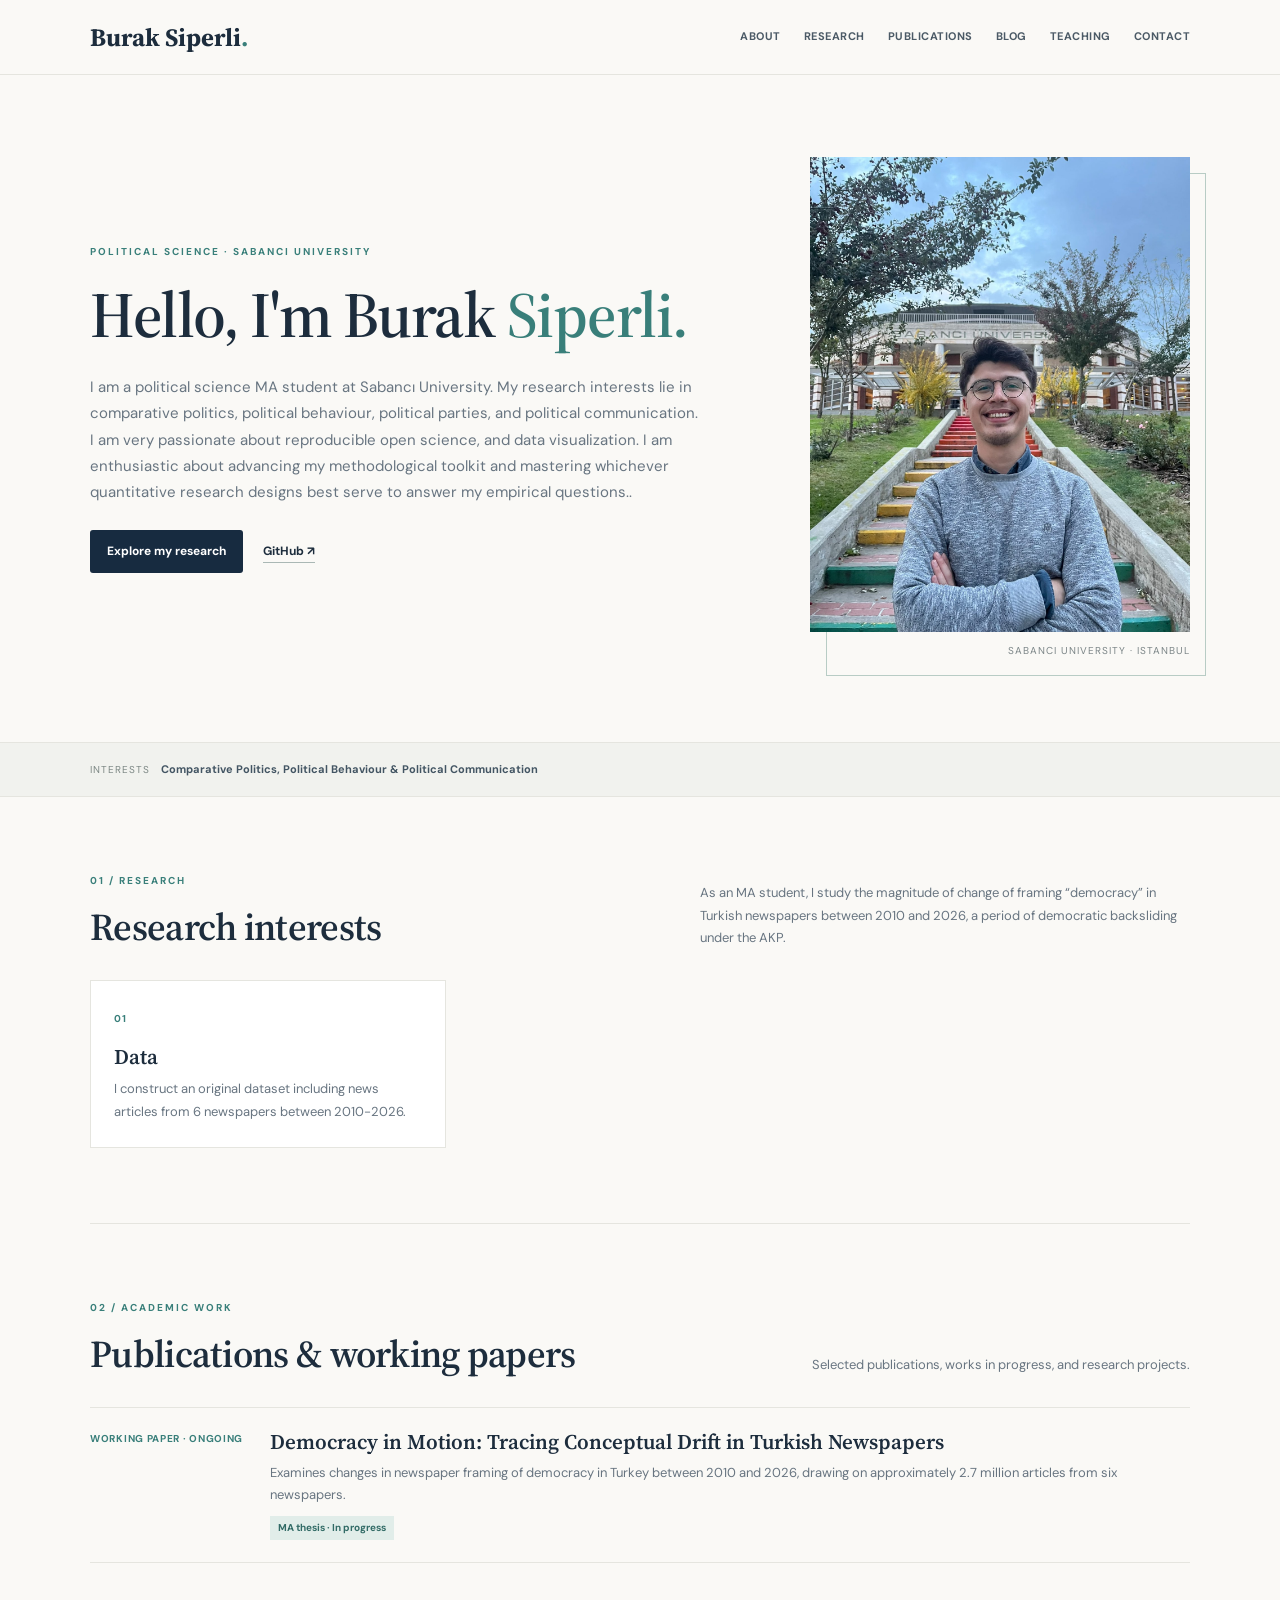
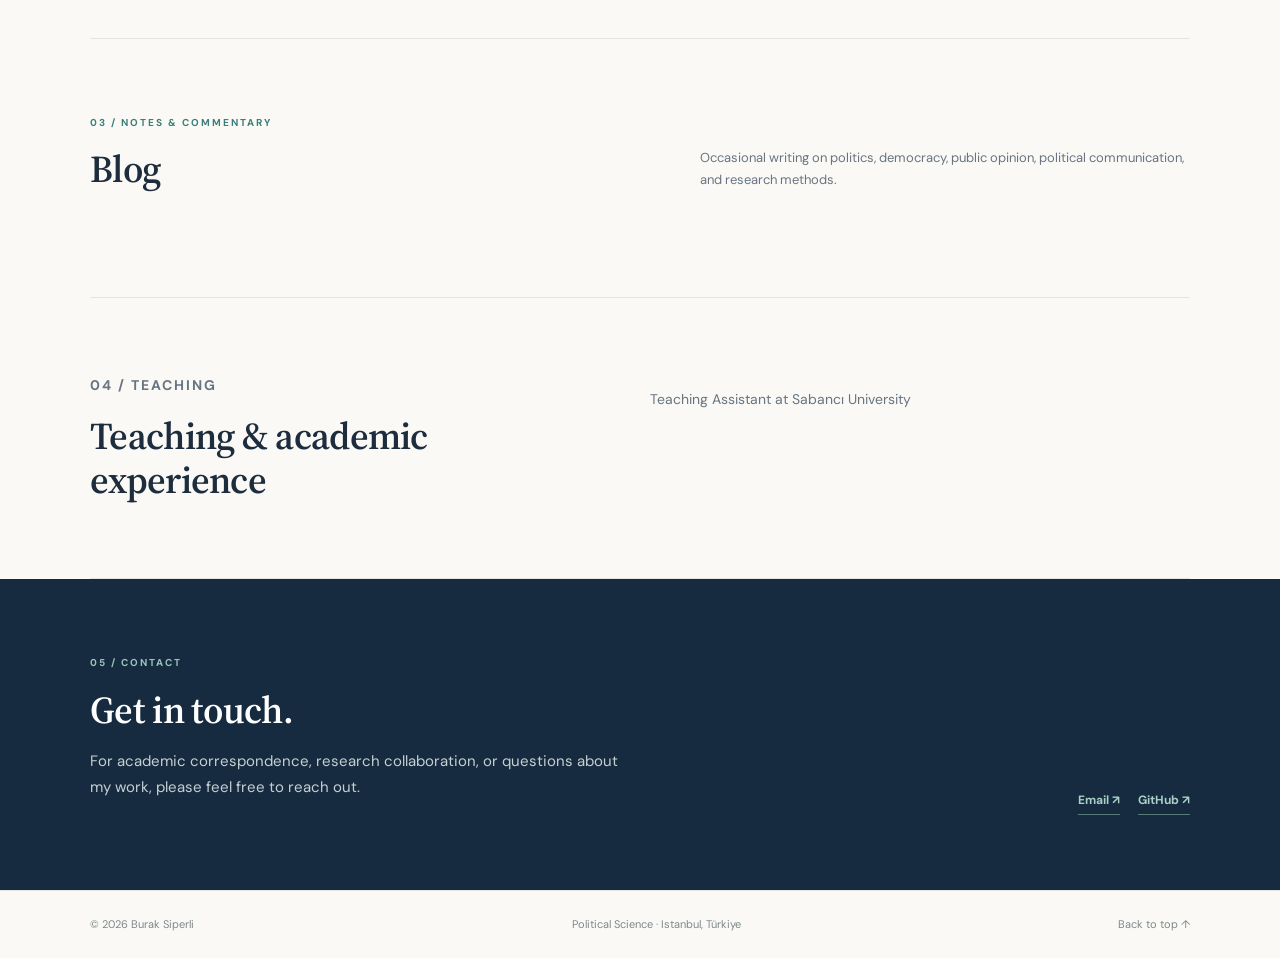
<file: index.html>
<!doctype html>
<html lang="en"><head>
<meta charset="utf-8"><meta name="viewport" content="width=device-width,initial-scale=1">
<meta name="description" content="Burak Siperli — Political Science, comparative politics and political behaviour.">
<title>Burak Siperli | Political Science</title>
<link rel="preconnect" href="https://fonts.googleapis.com"><link rel="preconnect" href="https://fonts.gstatic.com" crossorigin>
<link href="https://fonts.googleapis.com/css2?family=DM+Sans:wght@400;500;600;700&family=Source+Serif+4:opsz,wght@8..60,500;8..60,600;8..60,700&display=swap" rel="stylesheet">
<style>
:root{--paper:#faf9f6;--ink:#1d2d3d;--muted:#687581;--teal:#397f7a;--line:#e5e5df;--navy:#172b40;--serif:"Source Serif 4",Georgia,serif;--sans:"DM Sans",Arial,sans-serif}
*{box-sizing:border-box}html{scroll-behavior:smooth;scroll-padding-top:90px}body{margin:0;background:var(--paper);color:var(--ink);font:15px/1.75 var(--sans)}a{color:inherit;text-decoration:none}a:hover{color:var(--teal)}.wrap{width:min(1100px,calc(100% - 48px));margin:auto}
header{position:sticky;top:0;z-index:5;background:rgba(250,249,246,.96);border-bottom:1px solid var(--line)}.nav{height:74px;display:flex;align-items:center;justify-content:space-between}.brand{font:700 25px var(--serif)}.brand span{color:var(--teal)}nav{display:flex;gap:23px;font-size:11px;font-weight:700;letter-spacing:.5px;color:#4b5a66}
.hero{display:grid;grid-template-columns:1.15fr .75fr;gap:85px;align-items:center;padding:82px 0}.eyebrow{font-size:10px;letter-spacing:2px;font-weight:700;color:var(--teal);margin:0 0 16px}h1,h2,h3{font-family:var(--serif);font-weight:600;line-height:1.18}h1{font-size:clamp(43px,5vw,64px);letter-spacing:-1.5px;margin:0}h1 em{font-style:normal;color:var(--teal)}.intro{color:var(--muted);font-size:15px;margin:22px 0 25px;max-width:640px}.btn{display:inline-block;background:var(--navy);color:white!important;padding:11px 17px;border-radius:3px;font-size:12px;font-weight:700}.under{font-size:12px;font-weight:700;margin-left:20px;border-bottom:1px solid #aab8b5;padding-bottom:3px}
.photo{position:relative;max-width:380px;justify-self:end}.photo:after{content:"";position:absolute;inset:16px -16px -16px 16px;border:1px solid #b8ccc5;z-index:0}.photo img{position:relative;z-index:1;display:block;width:100%;aspect-ratio:4/5;object-fit:cover;object-position:center 34%}.photo small{display:block;position:relative;z-index:1;text-align:right;color:#7b8587;font-size:10px;letter-spacing:1px;margin-top:10px}
.strip{background:#f1f2ee;border-block:1px solid var(--line);padding:17px 0;color:#7c8784;font-size:10px;letter-spacing:1px}.strip b{color:#435563;font-size:11px;letter-spacing:0;margin-right:20px}
section.content{padding:75px 0;border-bottom:1px solid var(--line)}.head{display:flex;justify-content:space-between;gap:30px;align-items:end;margin-bottom:30px}h2{font-size:38px;letter-spacing:-.7px;margin:0}.desc{max-width:490px;color:var(--muted);font-size:13px;margin:0}
.cards{display:grid;grid-template-columns:repeat(3,1fr);gap:16px}.card{background:white;border:1px solid var(--line);padding:23px}.card small{color:var(--teal);font-weight:700;font-size:10px;letter-spacing:1px}.card h3{font-size:21px;margin:15px 0 8px}.card p,.entry p{font-size:13px;color:var(--muted);margin:0}
.entries{border-top:1px solid var(--line)}.entry{display:grid;grid-template-columns:155px 1fr;gap:25px;padding:22px 0;border-bottom:1px solid var(--line)}.meta{font-size:10px;color:var(--teal);font-weight:700;letter-spacing:.7px}.entry h3{font-size:21px;margin:0 0 7px}.tag{display:inline-block;background:#e1ede9;color:#326b66;font-size:10px;font-weight:700;padding:3px 8px;margin-top:9px}
.blog{display:grid;grid-template-columns:repeat(3,1fr);gap:16px}.blog article{background:white;border:1px solid var(--line);padding:22px}.blog h3{font-size:21px;margin:14px 0 8px}.blog p{font-size:13px;color:var(--muted);margin:0}.teaching{display:grid;grid-template-columns:1fr 1.1fr;gap:70px}.teaching p{font-size:14px;color:var(--muted)}
.dark{background:var(--navy);color:white;border:0}.dark .eyebrow{color:#9bc4bb}.dark .desc,.dark p{color:#c5d0d1}.contact{display:flex;justify-content:space-between;gap:35px;align-items:end}.contact p{max-width:550px}.contact-links{display:flex;gap:18px;flex-wrap:wrap}.contact-links a{color:#a8d0c6;font-size:12px;font-weight:700;border-bottom:1px solid #587a79;padding-bottom:3px}
footer{padding:24px 0;color:#7d888b;font-size:11px}.foot{display:flex;justify-content:space-between;flex-wrap:wrap;gap:15px}
@media(max-width:740px){.nav{height:auto;padding:17px 0;align-items:flex-start;gap:12px;flex-direction:column}nav{flex-wrap:wrap;gap:12px 17px}.hero{grid-template-columns:1fr;gap:35px;padding:58px 0}.photo{justify-self:start;width:min(80%,360px);margin-left:12px}section.content{padding:58px 0}.head{display:block}.desc{margin-top:14px}h2{font-size:33px}.cards,.blog{grid-template-columns:1fr}.entry{grid-template-columns:1fr;gap:7px}.teaching{grid-template-columns:1fr;gap:15px}.contact{display:block}.contact-links{margin-top:22px}}
</style></head><body>
<header><div class="wrap nav"><a class="brand" href="#top">Burak Siperli<span>.</span></a><nav><a href="#about">ABOUT</a><a href="#research">RESEARCH</a><a href="#publications">PUBLICATIONS</a><a href="#blog">BLOG</a><a href="#teaching">TEACHING</a><a href="#contact">CONTACT</a></nav></div></header>
<main id="top">
<section class="wrap hero" id="about"><div><p class="eyebrow">POLITICAL SCIENCE · SABANCI UNIVERSITY</p><h1>Hello, I'm Burak <em>Siperli.</em></h1>
<p class="intro">I am a political science MA student at Sabancı University. My research interests lie in comparative politics, political behaviour, political parties, and political communication. I am very passionate about reproducible open science, and data visualization. I am enthusiastic about advancing my methodological toolkit and mastering whichever quantitative research designs best serve to answer my empirical questions..</p>
<a class="btn" href="#research">Explore my research</a><a class="under" href="https://github.com/siperliburak" target="_blank" rel="noopener">GitHub ↗</a></div>
<div class="photo"><img src="burak-siperli.jpg" alt="Burak Siperli at Sabancı University"><small>SABANCI UNIVERSITY · ISTANBUL</small></div></section>
<div class="strip"><div class="wrap">INTERESTS　<b>Comparative Politics, Political Behaviour & Political Communication</b></div></div>
<section class="content wrap" id="research"><div class="head"><div><p class="eyebrow">01 / RESEARCH</p><h2>Research interests</h2></div><p class="desc">As an MA student, I study the magnitude of change of framing “democracy” in Turkish newspapers between 2010 and 2026, a period of democratic backsliding under the AKP.</p></div>
<div class="cards"><article class="card"><small>01</small><h3>Data</h3><p>I construct an original dataset including news articles from 6 newspapers between 2010-2026.</p></article></div></section>
<section class="content wrap" id="publications"><div class="head"><div><p class="eyebrow">02 / ACADEMIC WORK</p><h2>Publications & working papers</h2></div><p class="desc">Selected publications, works in progress, and research projects.</p></div>
<div class="entries"><article class="entry"><div class="meta">WORKING PAPER · ONGOING</div><div><h3>Democracy in Motion: Tracing Conceptual Drift in Turkish Newspapers</h3><p>Examines changes in newspaper framing of democracy in Turkey between 2010 and 2026, drawing on approximately 2.7 million articles from six newspapers.</p><span class="tag">MA thesis · In progress</span></div></article></div></section>
<section class="content wrap" id="blog"><div class="head"><div><p class="eyebrow">03 / NOTES & COMMENTARY</p><h2>Blog</h2></div><p class="desc">Occasional writing on politics, democracy, public opinion, political communication, and research methods.</p></div></p></section>
<section class="content wrap" id="teaching"><div class="teaching"><div><p class="eyebrow">04 / TEACHING</p><h2>Teaching & academic experience</h2></div><div><p>Teaching Assistant at Sabancı University</p></div></div></section>
<section class="content dark" id="contact"><div class="wrap contact"><div><p class="eyebrow">05 / CONTACT</p><h2>Get in touch.</h2><p>For academic correspondence, research collaboration, or questions about my work, please feel free to reach out.</p></div><div class="contact-links"><a href="mailto:siperliburak@gmail.com">Email ↗</a><a href="https://github.com/siperliburak" target="_blank" rel="noopener">GitHub ↗</a></div></div></section>
</main><footer><div class="wrap foot"><span>© <span id="year"></span> Burak Siperli</span><span>Political Science · Istanbul, Türkiye</span><a href="#top">Back to top ↑</a></div></footer>
<script>document.getElementById('year').textContent=new Date().getFullYear();</script></body></html>
</file>
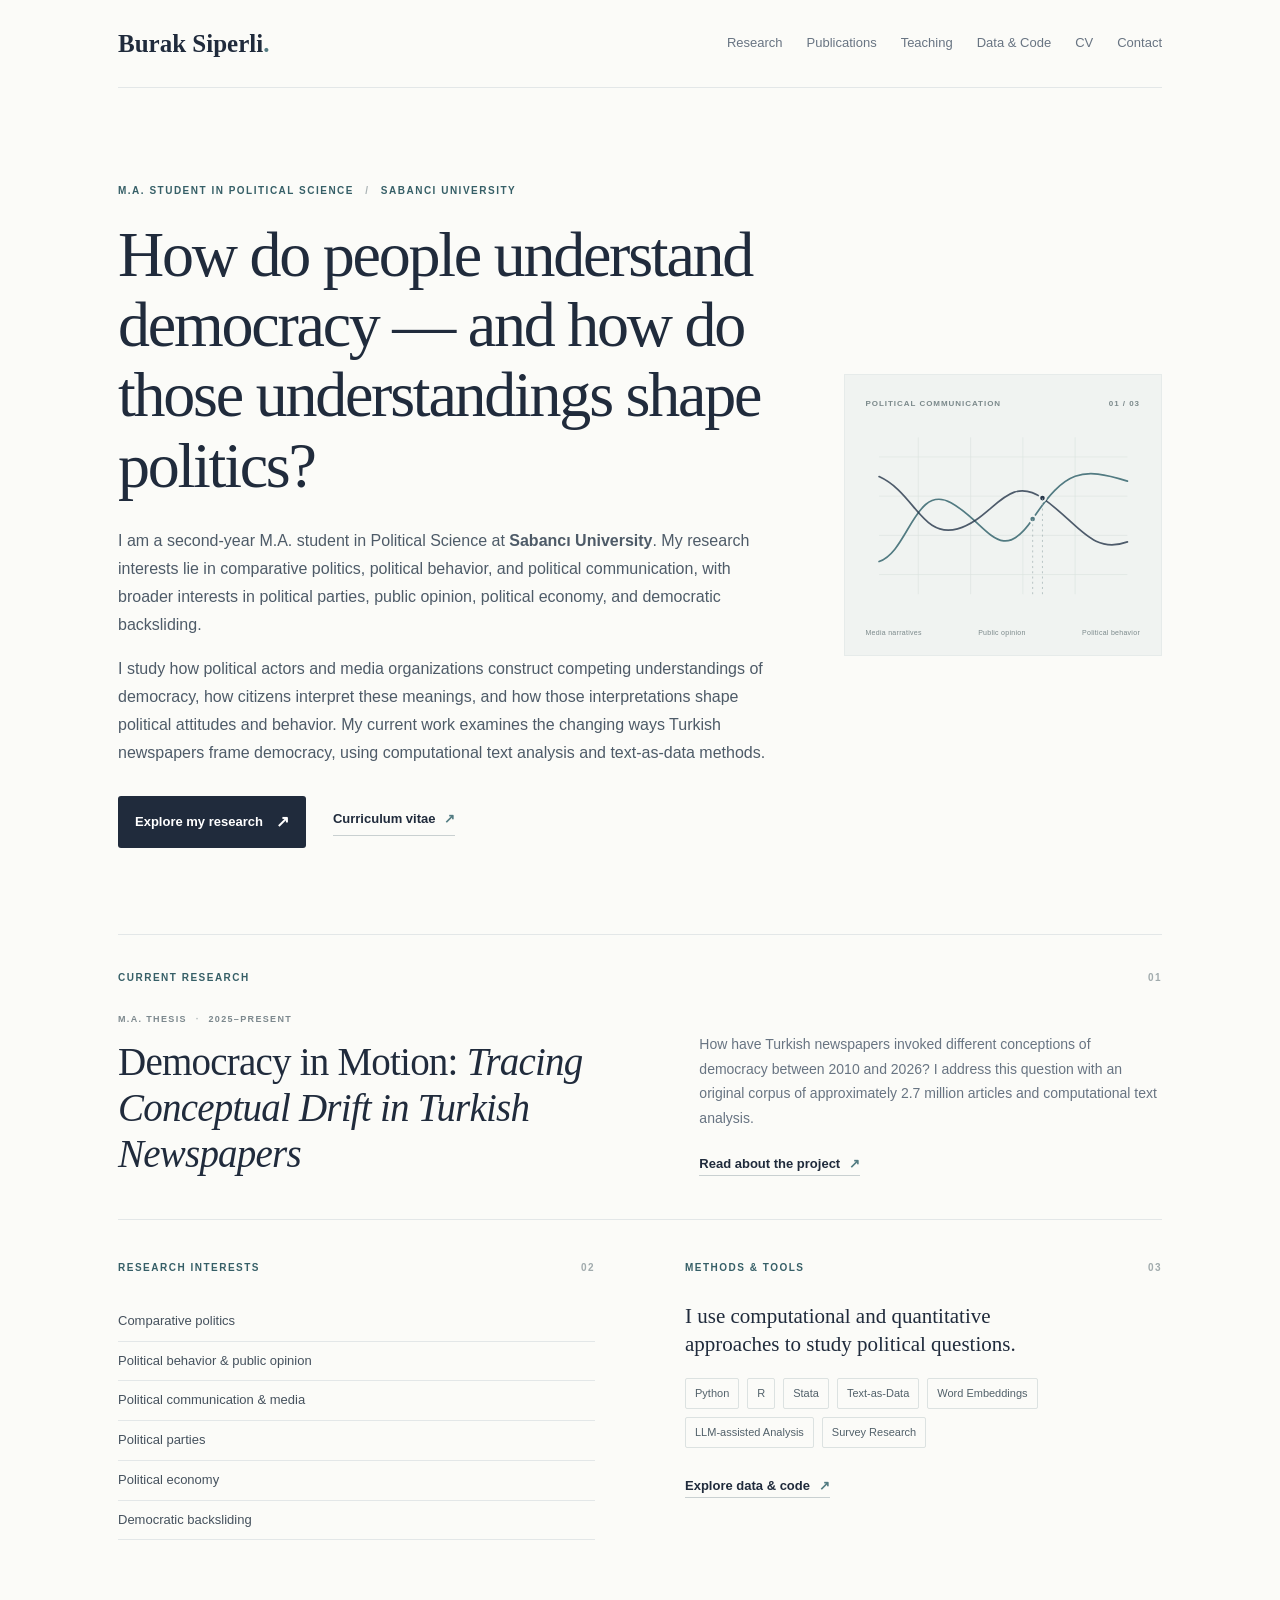
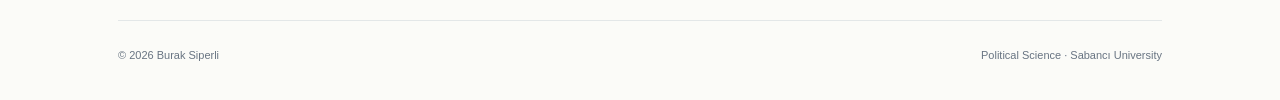
<file: preview.html>
<!doctype html><html lang="en"><head><meta charset="utf-8"><meta name="viewport" content="width=device-width, initial-scale=1"><title>Burak Siperli — Academic Website Preview</title><link rel="stylesheet" href="static/css/site.css"><style>body{font-family:Arial,sans-serif}.hero h1,.brand,.featured-body h2,.methods-lead{font-family:Georgia,serif}</style></head><body><div class="site-shell"><header class="site-header"><a class="brand" href="#">Burak Siperli<span>.</span></a><nav><a href="#research">Research</a><a href="#publications">Publications</a><a href="#teaching">Teaching</a><a href="#data">Data &amp; Code</a><a href="#cv">CV</a><a href="#contact">Contact</a></nav></header><main><section class="hero"><div class="hero-copy"><p class="eyebrow">M.A. STUDENT IN POLITICAL SCIENCE <span class="eyebrow-dot">/</span> SABANCI UNIVERSITY</p><h1>How do people understand democracy — and how do those understandings shape politics?</h1><div class="intro"><p>I am a second-year M.A. student in Political Science at <strong>Sabancı University</strong>. My research interests lie in comparative politics, political behavior, and political communication, with broader interests in political parties, public opinion, political economy, and democratic backsliding.</p><p>I study how political actors and media organizations construct competing understandings of democracy, how citizens interpret these meanings, and how those interpretations shape political attitudes and behavior. My current work examines the changing ways Turkish newspapers frame democracy, using computational text analysis and text-as-data methods.</p></div><div class="hero-links"><a class="button-link" href="#research">Explore my research <span>↗</span></a><a class="text-link" href="#cv">Curriculum vitae <span>↗</span></a></div></div><div class="hero-visual"><div class="visual-topline"><span>POLITICAL COMMUNICATION</span><span>01 / 03</span></div><svg viewBox="0 0 420 300"><g class="chart-grid"><path d="M20 55H400M20 115H400M20 175H400M20 235H400"/><path d="M80 25V265M160 25V265M240 25V265M320 25V265"/></g><path class="chart-line chart-line-a" d="M20 215 C65 200 75 95 130 125 S205 225 255 150 S330 70 400 92"/><path class="chart-line chart-line-b" d="M20 85 C75 110 85 180 140 165 S215 80 270 118 S345 205 400 185"/><circle class="chart-point point-a" cx="255" cy="150" r="5"/><circle class="chart-point point-b" cx="270" cy="118" r="5"/><path class="chart-guide" d="M255 150V265M270 118V265"/></svg><div class="visual-caption"><span>Media narratives</span><span>Public opinion</span><span>Political behavior</span></div></div></section><section class="featured-research" id="research"><div class="section-kicker">CURRENT RESEARCH <span>01</span></div><div class="featured-body"><div><p class="project-meta">M.A. THESIS <span>·</span> 2025–PRESENT</p><h2>Democracy in Motion: <em>Tracing Conceptual Drift in Turkish Newspapers</em></h2></div><div class="featured-description"><p>How have Turkish newspapers invoked different conceptions of democracy between 2010 and 2026? I address this question with an original corpus of approximately 2.7 million articles and computational text analysis.</p><a class="text-link" href="#research">Read about the project <span>↗</span></a></div></div></section><section class="home-bottom"><div class="interests-block"><div class="section-kicker">RESEARCH INTERESTS <span>02</span></div><ul class="interest-list"><li>Comparative politics</li><li>Political behavior &amp; public opinion</li><li>Political communication &amp; media</li><li>Political parties</li><li>Political economy</li><li>Democratic backsliding</li></ul></div><div class="methods-block" id="data"><div class="section-kicker">METHODS &amp; TOOLS <span>03</span></div><p class="methods-lead">I use computational and quantitative approaches to study political questions.</p><div class="method-tags"><span>Python</span><span>R</span><span>Stata</span><span>Text-as-Data</span><span>Word Embeddings</span><span>LLM-assisted Analysis</span><span>Survey Research</span></div><a class="text-link" href="#data">Explore data &amp; code <span>↗</span></a></div></section></main><footer class="site-footer"><span>© 2026 Burak Siperli</span><span>Political Science · Sabancı University</span></footer></div></body></html>
</file>
<file: static/css/site.css>
:root{--ink:#202b3c;--muted:#687482;--line:#e3e7e8;--paper:#fbfbf8;--accent:#527b82;--accent-dark:#365f67;--soft:#eef2f1;--serif:"Source Serif 4",Georgia,serif;--sans:"DM Sans",Arial,sans-serif}*{box-sizing:border-box}html{scroll-behavior:smooth}body{margin:0;background:var(--paper);color:var(--ink);font-family:var(--sans);font-size:16px;line-height:1.75}.site-shell{max-width:1120px;margin:0 auto;padding:0 38px}.site-header{min-height:88px;display:flex;align-items:center;justify-content:space-between;gap:30px;border-bottom:1px solid var(--line)}.brand{font-family:var(--serif);font-size:25px;font-weight:600;color:var(--ink);text-decoration:none;white-space:nowrap}.brand span{color:var(--accent)}nav{display:flex;gap:24px;flex-wrap:wrap}nav a{font-size:13px;color:var(--muted);text-decoration:none;transition:color .2s}nav a:hover,.text-link:hover{color:var(--accent-dark)}.hero{display:grid;grid-template-columns:minmax(0,1.35fr) minmax(260px,.65fr);gap:64px;align-items:center;padding:94px 0 86px}.eyebrow,.section-kicker,.project-meta{font-size:10px;font-weight:700;letter-spacing:.15em;text-transform:uppercase;color:var(--accent-dark);margin:0 0 20px}.eyebrow-dot{padding:0 7px;color:#aab3b5}.hero h1{font-family:var(--serif);font-size:clamp(43px,5.2vw,64px);font-weight:500;line-height:1.1;letter-spacing:-.035em;margin:0 0 26px;max-width:760px}.intro{max-width:700px;color:#4e5b68;font-size:16px}.intro p{margin:0 0 16px}.intro a{color:var(--accent-dark);text-decoration:none;font-weight:600}.hero-links{display:flex;align-items:center;gap:27px;margin-top:29px}.button-link{display:inline-flex;align-items:center;gap:13px;background:var(--ink);color:white;text-decoration:none;font-size:13px;font-weight:600;padding:12px 17px;border-radius:3px;transition:background .2s}.button-link:hover{background:var(--accent-dark)}.button-link span{font-size:16px}.text-link{font-size:13px;font-weight:600;color:var(--ink);text-decoration:none;border-bottom:1px solid #c9d0d1;padding-bottom:4px;transition:color .2s}.text-link span{color:var(--accent);padding-left:5px}.hero-visual{background:#f0f3f1;border:1px solid #e6ebea;padding:22px 21px 16px;min-width:0}.visual-topline,.visual-caption{display:flex;justify-content:space-between;gap:8px;color:#7b898b;font-size:8px;letter-spacing:.12em;font-weight:700}.hero-visual svg{width:100%;height:auto;display:block;margin:10px 0}.chart-grid path{fill:none;stroke:#dce3e1;stroke-width:1}.chart-line{fill:none;stroke-width:2.6;stroke-linecap:round}.chart-line-a{stroke:#527b82}.chart-line-b{stroke:#26364a;opacity:.8}.chart-point{stroke:#f0f3f1;stroke-width:3}.point-a{fill:#527b82}.point-b{fill:#26364a}.chart-guide{fill:none;stroke:#9aabad;stroke-dasharray:3 5;stroke-width:1}.visual-caption{font-size:7px;letter-spacing:.04em;text-transform:none;font-weight:500}.featured-research{border-top:1px solid var(--line);border-bottom:1px solid var(--line);padding:34px 0 42px}.section-kicker{display:flex;justify-content:space-between;max-width:100%;margin-bottom:25px}.section-kicker span{color:#a1abad}.featured-body{display:grid;grid-template-columns:1.05fr .95fr;gap:70px;align-items:end}.project-meta{font-size:9px;color:#7c888d;margin-bottom:12px}.project-meta span{padding:0 5px;color:#aab3b5}.featured-body h2{font-family:var(--serif);font-size:clamp(28px,3.2vw,39px);font-weight:500;line-height:1.18;letter-spacing:-.02em;margin:0;max-width:580px}.featured-body h2 em{font-weight:400}.featured-description p{font-size:14px;color:var(--muted);margin:0 0 19px;max-width:480px}.home-bottom{display:grid;grid-template-columns:1fr 1fr;gap:90px;padding:39px 0 80px}.interest-list{list-style:none;padding:0;margin:0}.interest-list li{padding:8px 0;border-bottom:1px solid var(--line);font-size:13px;color:#45515d}.methods-lead{font-family:var(--serif);font-size:21px;line-height:1.35;margin:0 0 19px;max-width:390px}.method-tags{display:flex;flex-wrap:wrap;gap:8px;margin-bottom:23px}.method-tags span{font-size:11px;color:#52616a;border:1px solid #dce2e1;padding:5px 9px;border-radius:2px}.page-content{max-width:790px;padding:76px 0 100px}.page-content h1{font-family:var(--serif);font-size:clamp(40px,5vw,56px);font-weight:500;letter-spacing:-.025em;line-height:1.15;margin:0 0 17px}.page-summary{font-size:19px;color:var(--muted);line-height:1.55;margin:0 0 42px}.prose{font-size:15px;color:#46535e}.prose h2{font-family:var(--serif);font-weight:600;font-size:29px;line-height:1.25;margin:48px 0 13px;color:var(--ink)}.prose h3{font-family:var(--serif);font-size:22px;font-weight:600;margin:34px 0 8px;color:var(--ink)}.prose p{margin:0 0 18px}.prose ul{padding-left:22px}.prose li{padding:3px 0}.prose a{color:var(--accent-dark);text-decoration-thickness:1px;text-underline-offset:3px}.prose strong{color:var(--ink)}.prose hr{border:0;border-top:1px solid var(--line);margin:38px 0}.list-entry{border-top:1px solid var(--line);padding:24px 0}.list-entry h2{font-size:24px;margin:0 0 8px}.list-entry h2 a{color:var(--ink);text-decoration:none}.site-footer{border-top:1px solid var(--line);padding:25px 0 34px;display:flex;justify-content:space-between;gap:20px;color:var(--muted);font-size:11px}.site-footer span:last-child{text-align:right}@media(max-width:850px){.hero{grid-template-columns:1fr;gap:35px;padding:68px 0}.hero-visual{max-width:500px}.featured-body{gap:35px}.home-bottom{gap:45px}}@media(max-width:650px){.site-shell{padding:0 21px}.site-header{align-items:flex-start;flex-direction:column;padding:21px 0;gap:12px}nav{gap:12px 18px}.hero{padding:58px 0 55px}.hero h1{font-size:43px}.hero-visual{max-width:none}.featured-body,.home-bottom{grid-template-columns:1fr;gap:30px}.featured-research{padding:30px 0}.home-bottom{padding-bottom:60px}.page-content{padding:56px 0 75px}.site-footer{flex-direction:column;gap:4px}.site-footer span:last-child{text-align:left}.hero-links{flex-wrap:wrap}}
</file>
